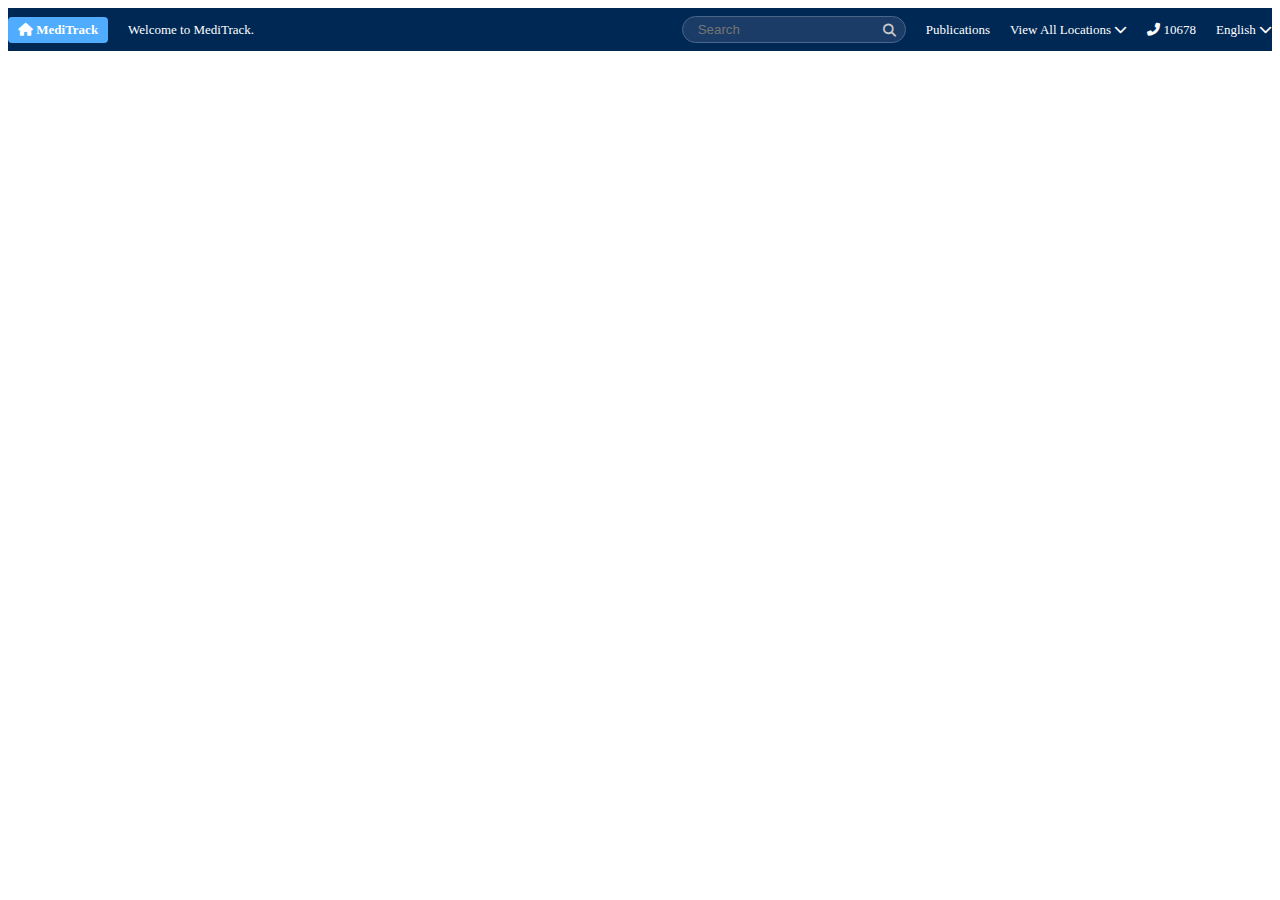
<file: index.html>
<!DOCTYPE html>
<html lang="en">
<head>
    <meta charset="UTF-8">
    <meta name="viewport" content="width=device-width, initial-scale=1.0">
    <title>MediTrack</title>
    <link rel="stylesheet" href="style.css">
    <link rel="stylesheet" href="https://cdnjs.cloudflare.com/ajax/libs/font-awesome/6.4.0/css/all.min.css">
</head>
<body>

<div class="top-bar">
        <div class="container top-flex">
            <div class="top-left">
                <a href="#" class="home-icon"><i class="fas fa-home"></i> MediTrack</a>
                <span class="welcome-text">Welcome to MediTrack.</span>
            </div>
            <div class="top-right">
                <div class="search-box">
                    <input type="text" placeholder="Search">
                    <i class="fas fa-search"></i>
                </div>
                <a href="#">Publications</a>
                <a href="#">View All Locations <i class="fas fa-chevron-down"></i></a>
                <a href="#" class="phone"><i class="fas fa-phone-alt"></i> 10678</a>
                <a href="#">English <i class="fas fa-chevron-down"></i></a>
            </div>
        </div>
    </div>





</body>
</html>
</file>
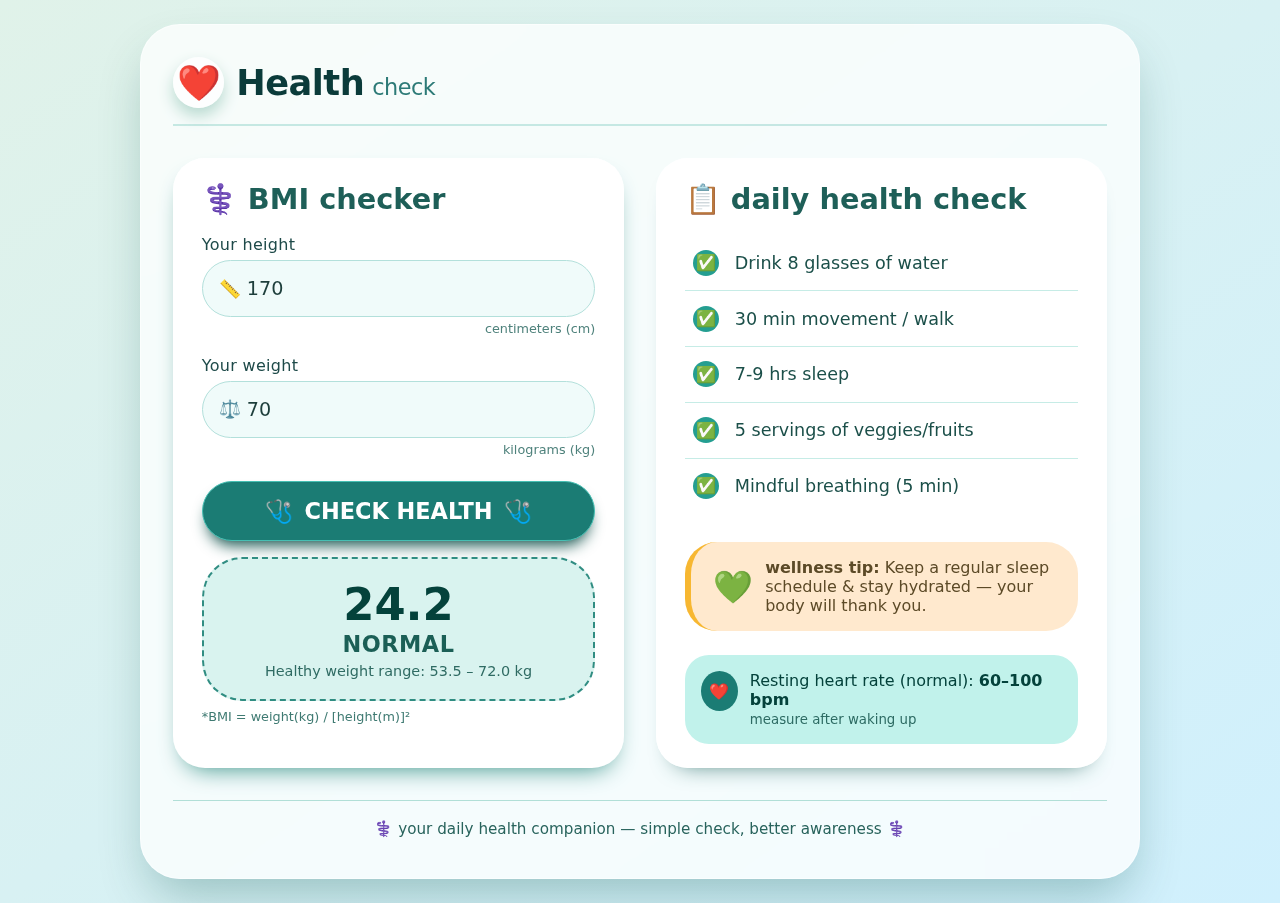
<file: Health_check page/health_check.html>
<!DOCTYPE html>
<html lang="en">
<head>
  <meta charset="UTF-8">
  <meta name="viewport" content="width=device-width, initial-scale=1.0">
  <title>Health Check · BMI & wellness</title>
  <link rel="stylesheet" href="health_check.css">
</head>
<body>
  <div class="health-card">
    <header>
      <div class="heart-icon heart-beat">❤️</div>
      <h1>Health<span>check</span></h1>
    </header>

    <div class="grid-2col">
     
      <section class="bmi-panel">
        <h2>⚕️ BMI checker</h2>
        <div class="input-group">
          <label>Your height</label>
          <div class="input-wrapper">
            <span>📏</span>
            <input type="number" id="heightInput" placeholder="170" value="170" step="0.1" min="50" max="280">
          </div>
          <div class="unit-hint">centimeters (cm)</div>
        </div>
        <div class="input-group">
          <label>Your weight</label>
          <div class="input-wrapper">
            <span>⚖️</span>
            <input type="number" id="weightInput" placeholder="70" value="70" step="0.1" min="10" max="300">
          </div>
          <div class="unit-hint">kilograms (kg)</div>
        </div>

        <button class="btn-calc" id="calculateBtn">
          <span>🩺</span> CHECK HEALTH <span>🩺</span>
        </button>

        <div class="result-box" id="resultBox">
          <div class="bmi-value" id="bmiDisplay">22.4</div>
          <div class="bmi-category" id="categoryDisplay">NORMAL</div>
          <div class="bmi-info" id="rangeHint">Healthy weight range</div>
        </div>
        <p style="font-size:0.8rem; margin-top: 8px; color:#3f7a72;">*BMI = weight(kg) / [height(m)]²</p>
      </section>

    
      <section class="tips-panel">
        <h2>📋 daily health check</h2>
        <ul class="health-list">
          <li><span class="check-symbol">✅</span> Drink 8 glasses of water</li>
          <li><span class="check-symbol">✅</span> 30 min movement / walk</li>
          <li><span class="check-symbol">✅</span> 7-9 hrs sleep</li>
          <li><span class="check-symbol">✅</span> 5 servings of veggies/fruits</li>
          <li><span class="check-symbol">✅</span> Mindful breathing (5 min)</li>
        </ul>
        <div class="extra-note">
          <p>
            <span style="font-size:2rem;">💚</span>
            <span><strong>wellness tip:</strong> Keep a regular sleep schedule & stay hydrated — your body will thank you.</span>
          </p>
        </div>
       
        <div style="margin-top: 1.5rem; background: #c1f2eb; border-radius: 1.5rem; padding: 1rem;">
          <p style="display: flex; gap: 12px;">
            <span style="background: #1b7c74; color:white; border-radius: 50%; width: 40px; height: 40px; display: flex; align-items: center; justify-content: center;">❤️</span>
            <span style="color: #04423b;">Resting heart rate (normal): <strong>60–100 bpm</strong> <br> <small style="color:#2d6b63;">measure after waking up</small></span>
          </p>
        </div>
      </section>
    </div>

    <footer>
      ⚕️ your daily health companion — simple check, better awareness ⚕️
    </footer>
  </div>
<script src="health_check.js"></script>

</body>
</html>
</file>
<file: style.css>
.top-bar { background-color: #002855; color: white; padding: 8px 0; font-size: 13px; }
.top-flex, .top-left, .top-right { display: flex; align-items: center; justify-content: space-between; gap: 20px; }
.home-icon { background: #4facfe; color: white; padding: 5px 10px; border-radius: 4px; text-decoration: none; font-weight: bold; }
.search-box { position: relative; }
.search-box input { background: #1a3c66; border: 1px solid #4a668a; border-radius: 20px; padding: 5px 30px 5px 15px; color: white; outline: none; }
.search-box i { position: absolute; right: 10px; top: 50%; transform: translateY(-50%); color: #ccc; }
.top-right a { color: white; text-decoration: none; }
</file>
<file: Health_check page/health_check.css>
* {
      margin: 0;
      padding: 0;
      box-sizing: border-box;
      font-family: 'Segoe UI', Roboto, system-ui, sans-serif;
    }
    body {
      background: linear-gradient(145deg, #e0f2e9 0%, #d0f0fd 100%);
      min-height: 100vh;
      display: flex;
      justify-content: center;
      align-items: center;
      padding: 1.5rem;
    }
    .health-card {
      max-width: 1000px;
      width: 100%;
      background: rgba(255, 255, 255, 0.75);
      backdrop-filter: blur(10px);
      -webkit-backdrop-filter: blur(10px);
      border-radius: 2.5rem;
      box-shadow: 0 25px 50px -10px rgba(0, 80, 70, 0.3);
      padding: 2rem 2rem 2.5rem;
      border: 1px solid rgba(255, 255, 255, 0.5);
    }
    header {
      display: flex;
      align-items: center;
      gap: 0.75rem;
      margin-bottom: 2rem;
      border-bottom: 2px solid rgba(0, 150, 130, 0.2);
      padding-bottom: 1rem;
    }
    .heart-icon {
      font-size: 2.2rem;
      background: #ffffffb3;
      width: 3.2rem;
      height: 3.2rem;
      border-radius: 50%;
      display: flex;
      align-items: center;
      justify-content: center;
      box-shadow: 0 8px 16px #b7d9cf;
    }
    h1 {
      font-size: 2.2rem;
      font-weight: 600;
      color: #0b3b3a;
      letter-spacing: -0.5px;
    }
    h1 span {
      font-weight: 300;
      color: #2d7a77;
      font-size: 1.4rem;
      margin-left: 8px;
    }
    .grid-2col {
      display: grid;
      grid-template-columns: 1fr 1fr;
      gap: 2rem;
    }
    @media (max-width: 680px) {
      .grid-2col {
        grid-template-columns: 1fr;
        gap: 2rem;
      }
      .health-card {
        padding: 1.5rem;
      }
    }
    /* bmi panel */
    .bmi-panel {
      background: white;
      border-radius: 2rem;
      padding: 1.5rem 1.8rem;
      box-shadow: inset 0 1px 3px #ffffff, 0 12px 24px -12px #308d82;
    }
    .bmi-panel h2 {
      display: flex;
      align-items: center;
      gap: 0.5rem;
      color: #1e5f58;
      font-weight: 600;
      font-size: 1.8rem;
      margin-bottom: 1.2rem;
    }
    .input-group {
      margin-bottom: 1.2rem;
    }
    .input-group label {
      display: block;
      font-weight: 500;
      color: #1e4a49;
      margin-bottom: 6px;
      font-size: 1rem;
      letter-spacing: 0.3px;
    }
    .input-wrapper {
      display: flex;
      align-items: center;
      background: #f0fbfa;
      border-radius: 40px;
      padding: 0.2rem 1rem;
      border: 1.5px solid #b3e0db;
      transition: 0.2s;
    }
    .input-wrapper:focus-within {
      border-color: #20b2aa;
      box-shadow: 0 0 0 3px rgba(32, 178, 170, 0.2);
    }
    .input-wrapper span {
      font-weight: 600;
      color: #2b7a72;
      margin-right: 6px;
      font-size: 1.1rem;
    }
    .input-wrapper input {
      width: 100%;
      border: none;
      background: transparent;
      padding: 0.8rem 0;
      font-size: 1.2rem;
      font-weight: 500;
      color: #1d3e3b;
      outline: none;
    }
    .input-wrapper input[type="number"] {
      -moz-appearance: textfield;
    }
    .input-wrapper input::-webkit-outer-spin-button,
    .input-wrapper input::-webkit-inner-spin-button {
      -webkit-appearance: none;
      margin: 0;
    }
    .unit-hint {
      text-align: right;
      font-size: 0.8rem;
      color: #4f827c;
      margin-top: 4px;
    }
    .btn-calc {
      background: #1b7c74;
      color: white;
      border: none;
      width: 100%;
      padding: 1rem;
      font-size: 1.4rem;
      font-weight: 600;
      border-radius: 60px;
      display: flex;
      align-items: center;
      justify-content: center;
      gap: 12px;
      margin: 1.5rem 0 1rem;
      cursor: pointer;
      box-shadow: 0 10px 15px -6px #0f4f49;
      transition: 0.15s;
      border: 1px solid #46bfb3;
    }
    .btn-calc:hover {
      background: #0f655d;
      transform: scale(1.01);
      box-shadow: 0 18px 25px -10px #0b4f48;
    }
    .result-box {
      background: #d9f3ef;
      border-radius: 40px;
      padding: 1.2rem 1.5rem;
      text-align: center;
      border: 2px dashed #308d82;
    }
    .bmi-value {
      font-size: 2.8rem;
      font-weight: 800;
      line-height: 1.2;
      color: #04423b;
    }
    .bmi-category {
      font-size: 1.4rem;
      font-weight: 600;
      color: #1b5f56;
      text-transform: uppercase;
      letter-spacing: 0.5px;
    }
    .bmi-info {
      font-size: 0.9rem;
      margin-top: 6px;
      color: #2f6b63;
    }
    /* right side – tips & checklist */
    .tips-panel {
      background: #ffffffdb;
      border-radius: 2rem;
      padding: 1.5rem 1.8rem;
      backdrop-filter: blur(4px);
      box-shadow: 0 15px 25px -20px #22665e;
    }
    .tips-panel h2 {
      color: #1e5f58;
      font-weight: 600;
      font-size: 1.8rem;
      margin-bottom: 1.2rem;
      display: flex;
      align-items: center;
      gap: 8px;
    }
    .health-list {
      list-style: none;
    }
    .health-list li {
      display: flex;
      align-items: center;
      gap: 1rem;
      padding: 0.9rem 0.5rem;
      border-bottom: 1px solid #c6ece6;
      font-size: 1.1rem;
      color: #1b4f49;
      font-weight: 450;
    }
    .health-list li:last-child {
      border-bottom: none;
    }
    .check-symbol {
      background: #249e91;
      color: white;
      border-radius: 50%;
      width: 26px;
      height: 26px;
      display: inline-flex;
      align-items: center;
      justify-content: center;
      font-weight: 700;
      font-size: 1rem;
      flex-shrink: 0;
    }
    .extra-note {
      margin-top: 1.8rem;
      background: #ffe9ce;
      padding: 1rem 1.4rem;
      border-radius: 2rem;
      color: #5c4a27;
      font-weight: 500;
      border-left: 6px solid #f7b731;
    }
    .extra-note p {
      display: flex;
      gap: 12px;
      align-items: center;
    }
    footer {
      margin-top: 2rem;
      text-align: center;
      color: #28635c;
      font-weight: 400;
      font-size: 0.95rem;
      border-top: 1px solid #b1dfd7;
      padding-top: 1.2rem;
    }
    .heart-beat {
      animation: pulse 1.5s infinite;
    }
    @keyframes pulse {
      0% { transform: scale(1); }
      50% { transform: scale(1.04); }
    }
</file>
